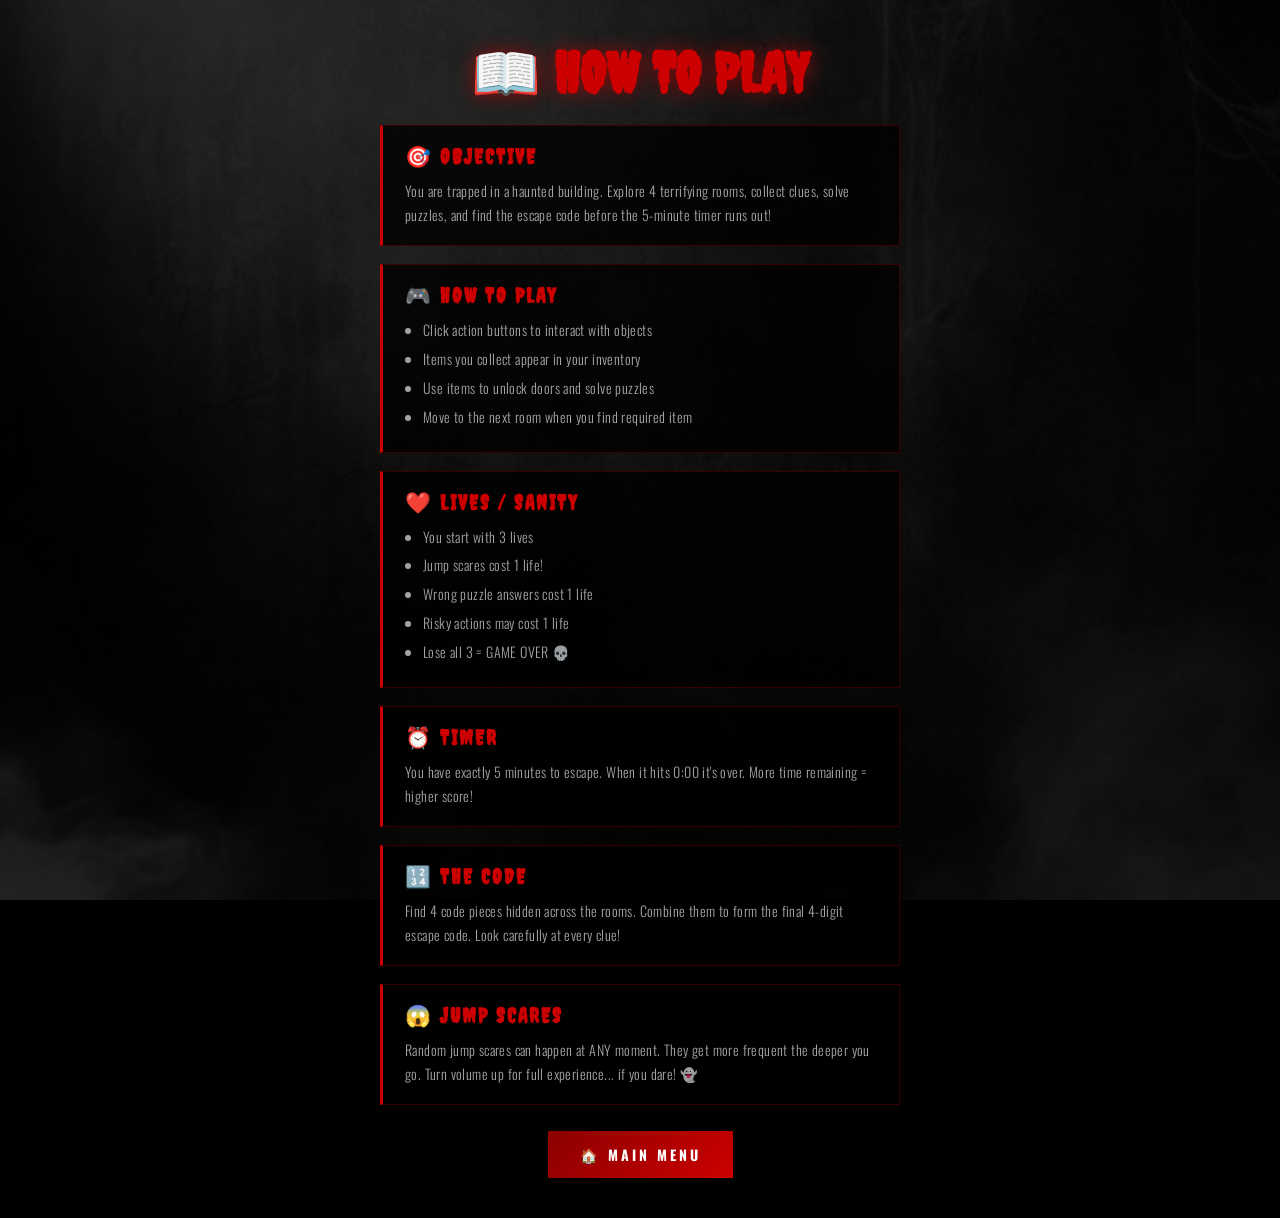
<file: templates/howtoplay.html>
<!DOCTYPE html>
<html lang="en">
<head>
  <meta charset="UTF-8"/>
  <meta name="viewport" content="width=device-width, initial-scale=1.0"/>
  <title>How To Play</title>
  <link href="https://fonts.googleapis.com/css2?family=Creepster&family=Oswald:wght@300;400;700&display=swap" rel="stylesheet"/>
  <style>
    *{margin:0;padding:0;box-sizing:border-box;}
    body{min-height:100vh;background:#000;color:#e8e8e8;font-family:'Oswald',sans-serif;display:flex;flex-direction:column;align-items:center;padding:40px 20px;gap:18px;}
    body::before{content:'';position:fixed;inset:0;background:url('/static/images/room1_bg.jpg')center/cover;filter:brightness(.2);z-index:-1;}
    h1{font-family:'Creepster',cursive;font-size:clamp(2rem,8vw,3.5rem);color:#cc0000;text-shadow:0 0 20px rgba(204,0,0,.6);}
    .card{width:100%;max-width:520px;background:rgba(0,0,0,.78);border:1px solid rgba(139,0,0,.4);border-left:3px solid #cc0000;padding:18px 22px;}
    .card h3{font-family:'Creepster',cursive;color:#cc0000;font-size:1.3rem;margin-bottom:10px;letter-spacing:2px;}
    .card p,.card li{color:rgba(232,232,232,.7);font-size:.88rem;line-height:1.7;font-weight:300;letter-spacing:.4px;}
    .card ul{padding-left:18px;}
    .card li{margin-bottom:5px;}
    .back{padding:13px 32px;background:linear-gradient(135deg,#8b0000,#cc0000);color:#fff;border:none;font-family:'Oswald',sans-serif;font-size:.88rem;font-weight:700;letter-spacing:3px;cursor:pointer;text-decoration:none;display:inline-block;transition:all .3s;margin-top:8px;}
    .back:hover{background:linear-gradient(135deg,#cc0000,#f00);box-shadow:0 0 20px rgba(204,0,0,.6);}
  </style>
</head>
<body>
  <h1>📖 HOW TO PLAY</h1>
  <div class="card"><h3>🎯 OBJECTIVE</h3><p>You are trapped in a haunted building. Explore 4 terrifying rooms, collect clues, solve puzzles, and find the escape code before the 5-minute timer runs out!</p></div>
  <div class="card"><h3>🎮 HOW TO PLAY</h3><ul>
    <li>Click action buttons to interact with objects</li>
    <li>Items you collect appear in your inventory</li>
    <li>Use items to unlock doors and solve puzzles</li>
    <li>Move to the next room when you find required item</li>
  </ul></div>
  <div class="card"><h3>❤️ LIVES / SANITY</h3><ul>
    <li>You start with 3 lives</li>
    <li>Jump scares cost 1 life!</li>
    <li>Wrong puzzle answers cost 1 life</li>
    <li>Risky actions may cost 1 life</li>
    <li>Lose all 3 = GAME OVER 💀</li>
  </ul></div>
  <div class="card"><h3>⏰ TIMER</h3><p>You have exactly 5 minutes to escape. When it hits 0:00 it's over. More time remaining = higher score!</p></div>
  <div class="card"><h3>🔢 THE CODE</h3><p>Find 4 code pieces hidden across the rooms. Combine them to form the final 4-digit escape code. Look carefully at every clue!</p></div>
  <div class="card"><h3>😱 JUMP SCARES</h3><p>Random jump scares can happen at ANY moment. They get more frequent the deeper you go. Turn volume up for full experience... if you dare! 👻</p></div>
  <a href="/" class="back">🏠 MAIN MENU</a>
</body>
</html>
</file>
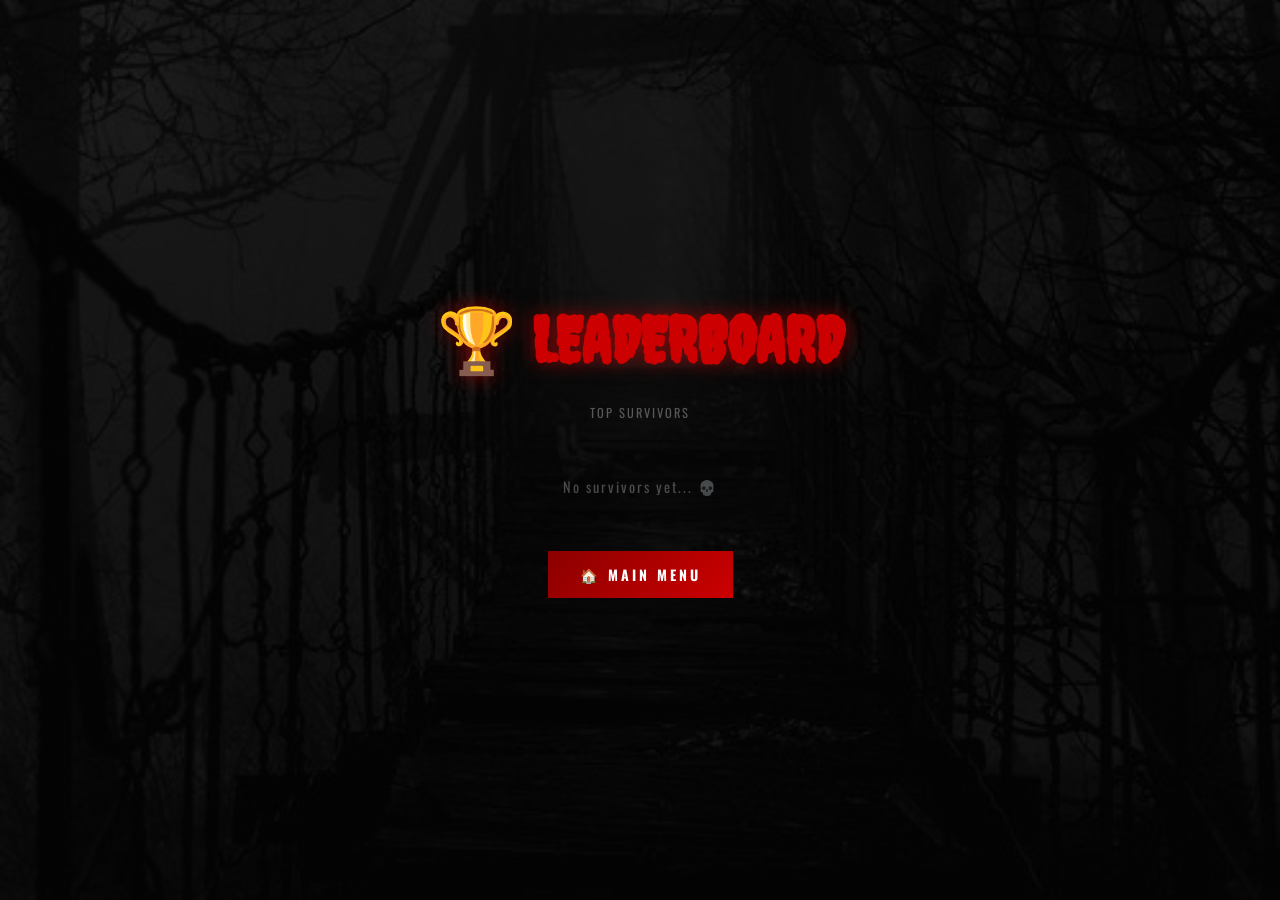
<file: templates/leaderboard.html>
<!DOCTYPE html>
<html lang="en">
<head>
  <meta charset="UTF-8"/>
  <meta name="viewport" content="width=device-width, initial-scale=1.0"/>
  <title>Leaderboard</title>
  <link href="https://fonts.googleapis.com/css2?family=Creepster&family=Oswald:wght@300;400;700&display=swap" rel="stylesheet"/>
  <style>
    *{margin:0;padding:0;box-sizing:border-box;}
    body{min-height:100vh;background:#000;color:#e8e8e8;font-family:'Oswald',sans-serif;display:flex;flex-direction:column;align-items:center;justify-content:center;padding:40px 20px;gap:24px;}
    body::before{content:'';position:fixed;inset:0;background:url('/static/images/room4_bg.jpg')center/cover;filter:brightness(.2);z-index:-1;}
    h1{font-family:'Creepster',cursive;font-size:clamp(2rem,8vw,4rem);color:#cc0000;text-shadow:0 0 20px rgba(204,0,0,.6);}
    table{width:100%;max-width:520px;border-collapse:collapse;}
    th{background:rgba(139,0,0,.5);padding:11px 14px;font-size:.78rem;letter-spacing:2px;color:rgba(232,232,232,.8);text-align:left;border-bottom:1px solid rgba(139,0,0,.5);}
    td{padding:11px 14px;font-size:.88rem;border-bottom:1px solid rgba(255,255,255,.05);background:rgba(0,0,0,.5);}
    tr:nth-child(1) td{color:#ffd700;}
    tr:nth-child(2) td{color:#c0c0c0;}
    tr:nth-child(3) td{color:#cd7f32;}
    .empty{color:rgba(232,232,232,.3);font-size:.9rem;letter-spacing:2px;text-align:center;padding:30px;}
    .back{padding:13px 32px;background:linear-gradient(135deg,#8b0000,#cc0000);color:#fff;border:none;font-family:'Oswald',sans-serif;font-size:.88rem;font-weight:700;letter-spacing:3px;cursor:pointer;text-decoration:none;display:inline-block;transition:all .3s;}
    .back:hover{background:linear-gradient(135deg,#cc0000,#f00);box-shadow:0 0 20px rgba(204,0,0,.6);}
  </style>
</head>
<body>
  <h1>🏆 LEADERBOARD</h1>
  <p style="color:rgba(232,232,232,.35);letter-spacing:2px;font-size:.78rem;">TOP SURVIVORS</p>
  <div id="lb" style="width:100%;max-width:520px;"></div>
  <a href="/" class="back">🏠 MAIN MENU</a>
  <script>
    const scores=JSON.parse(localStorage.getItem('hScores')||'[]');
    const lb=document.getElementById('lb');
    if(!scores.length){lb.innerHTML='<p class="empty">No survivors yet... 💀</p>';}
    else{
      const medals=['🥇','🥈','🥉'];
      lb.innerHTML=`<table><thead><tr><th>#</th><th>NAME</th><th>TIME LEFT</th><th>LIVES</th><th>DATE</th></tr></thead><tbody>
      ${scores.map((s,i)=>{
        const m=Math.floor(s.timeLeft/60),sec=s.timeLeft%60;
        return `<tr><td>${medals[i]||(i+1)}</td><td>${s.name}</td><td>${m}:${sec.toString().padStart(2,'0')}</td><td>${'❤️'.repeat(s.lives)}</td><td style="color:rgba(232,232,232,.4);font-size:.78rem;">${s.date}</td></tr>`;
      }).join('')}</tbody></table>`;
    }
  </script>
</body>
</html>
</file>
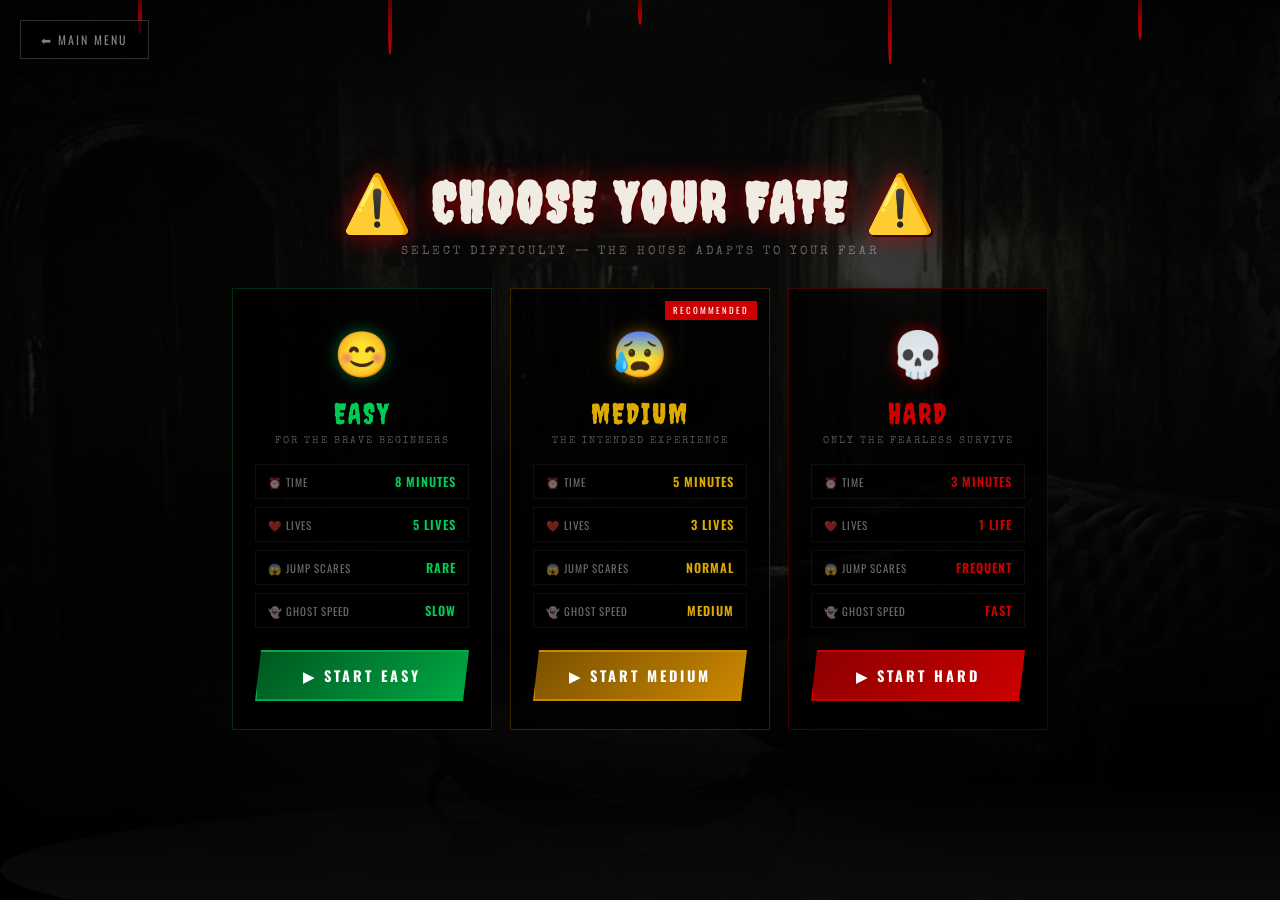
<file: templates/levelselect.html>
<!DOCTYPE html>
<html lang="en">
<head>
  <meta charset="UTF-8"/>
  <meta name="viewport" content="width=device-width, initial-scale=1.0"/>
  <title>Select Difficulty</title>
  <link href="https://fonts.googleapis.com/css2?family=Creepster&family=Oswald:wght@300;400;700&family=Special+Elite&display=swap" rel="stylesheet"/>
  <style>
    *{margin:0;padding:0;box-sizing:border-box;}
    body{height:100vh;overflow:hidden;background:#000;font-family:'Oswald',sans-serif;cursor:url("data:image/svg+xml,<svg xmlns='http://www.w3.org/2000/svg' width='20' height='20'><text y='15' font-size='15'>💀</text></svg>"),auto;}

    .bg{position:fixed;inset:0;background:url('/static/images/level_bg.jpg')center/cover no-repeat;filter:brightness(.3) saturate(.5);z-index:0;}
    .vig{position:fixed;inset:0;z-index:1;pointer-events:none;background:radial-gradient(ellipse at center,transparent 15%,rgba(0,0,0,.88)100%),linear-gradient(to top,rgba(0,0,0,.95)0%,transparent 60%);}
    .fog-wrap{position:fixed;inset:0;z-index:2;pointer-events:none;overflow:hidden;}
    .fog{position:absolute;bottom:-60px;width:200%;height:180px;background:linear-gradient(to top,rgba(200,200,200,.08),transparent);border-radius:50%;animation:fogD 18s linear infinite;}
    @keyframes fogD{0%{transform:translateX(-45%)}100%{transform:translateX(0%)}}
    .flick{position:fixed;inset:0;z-index:3;background:#fff;opacity:0;pointer-events:none;}

    /* BLOOD */
    .blood{position:fixed;top:0;left:0;width:100%;z-index:10;display:flex;justify-content:space-around;padding:0 15px;pointer-events:none;}
    .drip{width:4px;background:linear-gradient(to bottom,#5a0000,#cc0000);border-radius:0 0 50% 50%;animation:drip 3s ease-in-out infinite;}
    @keyframes drip{0%,100%{transform:scaleY(1)}50%{transform:scaleY(1.18)}}

    /* BACK BTN */
    .back{position:fixed;top:20px;left:20px;z-index:100;padding:10px 20px;background:rgba(0,0,0,.7);border:1px solid rgba(240,236,228,.2);color:rgba(240,236,228,.55);font-family:'Oswald',sans-serif;font-size:.75rem;letter-spacing:2px;cursor:pointer;transition:all .3s;text-decoration:none;display:inline-block;}
    .back:hover{border-color:rgba(204,0,0,.6);color:#fff;background:rgba(139,0,0,.3);}

    /* MAIN CONTENT */
    .content{position:relative;z-index:50;height:100vh;display:flex;flex-direction:column;align-items:center;justify-content:center;padding:20px;gap:30px;}

    .heading{text-align:center;}
    .heading h1{font-family:'Creepster',cursive;font-size:clamp(2rem,6vw,3.5rem);color:#f0ece4;text-shadow:0 0 25px rgba(204,0,0,.7),2px 2px 0 #000;letter-spacing:3px;}
    .heading p{font-family:'Special Elite',cursive;font-size:.78rem;letter-spacing:3px;color:rgba(240,236,228,.4);margin-top:8px;text-transform:uppercase;}

    /* LEVEL CARDS */
    .cards{display:flex;gap:18px;justify-content:center;flex-wrap:wrap;max-width:900px;width:100%;}

    .card{flex:1;min-width:200px;max-width:260px;background:rgba(0,0,0,.78);border:1px solid rgba(240,236,228,.08);padding:28px 22px;text-align:center;cursor:pointer;transition:all .4s;position:relative;overflow:hidden;}
    .card::before{content:'';position:absolute;inset:0;opacity:0;transition:opacity .4s;}
    .card:hover{transform:translateY(-8px) scale(1.02);}

    /* EASY */
    .card-easy{border-color:rgba(0,180,80,.25);}
    .card-easy::before{background:linear-gradient(135deg,rgba(0,100,40,.15),transparent);}
    .card-easy:hover{border-color:rgba(0,200,80,.6);box-shadow:0 0 30px rgba(0,180,80,.25);}
    .card-easy:hover::before{opacity:1;}
    .card-easy .card-icon{text-shadow:0 0 15px rgba(0,200,80,.5);}
    .card-easy .card-title{color:#00cc55;}
    .card-easy .start-btn{background:linear-gradient(135deg,#005520,#00aa44);border-color:#00aa44;}
    .card-easy .start-btn:hover{background:linear-gradient(135deg,#00aa44,#00ff66);box-shadow:0 0 20px rgba(0,200,80,.5);}

    /* MEDIUM */
    .card-med{border-color:rgba(220,140,0,.25);}
    .card-med::before{background:linear-gradient(135deg,rgba(140,80,0,.15),transparent);}
    .card-med:hover{border-color:rgba(220,160,0,.6);box-shadow:0 0 30px rgba(200,140,0,.25);}
    .card-med:hover::before{opacity:1;}
    .card-med .card-icon{text-shadow:0 0 15px rgba(220,160,0,.5);}
    .card-med .card-title{color:#ddaa00;}
    .card-med .start-btn{background:linear-gradient(135deg,#7a5000,#cc8800);border-color:#cc8800;}
    .card-med .start-btn:hover{background:linear-gradient(135deg,#cc8800,#ffaa00);box-shadow:0 0 20px rgba(200,140,0,.5);}

    /* HARD */
    .card-hard{border-color:rgba(204,0,0,.3);}
    .card-hard::before{background:linear-gradient(135deg,rgba(100,0,0,.2),transparent);}
    .card-hard:hover{border-color:rgba(204,0,0,.7);box-shadow:0 0 35px rgba(204,0,0,.3);}
    .card-hard:hover::before{opacity:1;}
    .card-hard .card-icon{text-shadow:0 0 15px rgba(204,0,0,.7);animation:iconPulse 1.5s infinite;}
    @keyframes iconPulse{0%,100%{transform:scale(1)}50%{transform:scale(1.1)}}
    .card-hard .card-title{color:#cc0000;}
    .card-hard .start-btn{background:linear-gradient(135deg,#8b0000,#cc0000);border-color:#cc0000;animation:btnP 2s infinite;}
    @keyframes btnP{0%,100%{box-shadow:0 0 10px rgba(204,0,0,.3)}50%{box-shadow:0 0 25px rgba(204,0,0,.7)}}
    .card-hard .start-btn:hover{background:linear-gradient(135deg,#cc0000,#f00);}

    .card-icon{font-size:2.8rem;margin-bottom:14px;display:block;}
    .card-title{font-family:'Creepster',cursive;font-size:1.8rem;letter-spacing:2px;margin-bottom:6px;}
    .card-sub{font-size:.65rem;letter-spacing:2px;color:rgba(240,236,228,.35);text-transform:uppercase;margin-bottom:18px;font-family:'Special Elite',cursive;}

    .card-stats{display:flex;flex-direction:column;gap:8px;margin-bottom:22px;text-align:left;}
    .stat-row{display:flex;align-items:center;justify-content:space-between;padding:7px 12px;background:rgba(0,0,0,.4);border:1px solid rgba(240,236,228,.06);}
    .stat-label{font-size:.68rem;letter-spacing:1px;color:rgba(240,236,228,.45);}
    .stat-val{font-size:.78rem;font-weight:600;letter-spacing:1px;color:rgba(240,236,228,.8);}

    .start-btn{width:100%;padding:13px;border:2px solid;color:#fff;font-family:'Oswald',sans-serif;font-size:.9rem;font-weight:700;letter-spacing:3px;cursor:pointer;transition:all .3s;clip-path:polygon(6px 0,100% 0,calc(100% - 6px) 100%,0 100%);}

    /* RECOMMENDED TAG */
    .tag{position:absolute;top:12px;right:12px;background:#cc0000;color:#fff;font-size:.55rem;letter-spacing:2px;padding:3px 8px;text-transform:uppercase;font-family:'Oswald',sans-serif;}

    /* LOAD ANIMATION */
    .card{opacity:0;transform:translateY(30px);animation:cardIn .6s ease forwards;}
    .card:nth-child(1){animation-delay:.1s}
    .card:nth-child(2){animation-delay:.25s}
    .card:nth-child(3){animation-delay:.4s}
    @keyframes cardIn{to{opacity:1;transform:translateY(0)}}

    /* FADE */
    .fade{position:fixed;inset:0;z-index:200;background:#000;opacity:0;pointer-events:none;transition:opacity 1s;}
    .fade.show{opacity:1;}
  </style>
</head>
<body>
  <div class="bg"></div>
  <div class="vig"></div>
  <div class="fog-wrap"><div class="fog"></div></div>
  <div class="flick" id="flick"></div>

  <div class="blood">
    <div class="drip" style="height:35px;animation-delay:0s"></div>
    <div class="drip" style="height:55px;animation-delay:.5s"></div>
    <div class="drip" style="height:25px;animation-delay:1s"></div>
    <div class="drip" style="height:65px;animation-delay:.3s"></div>
    <div class="drip" style="height:40px;animation-delay:.8s"></div>
  </div>

  <a href="/" class="back">⬅ MAIN MENU</a>

  <div class="content">
    <div class="heading">
      <h1>⚠️ CHOOSE YOUR FATE ⚠️</h1>
      <p>Select difficulty — The house adapts to your fear</p>
    </div>

    <div class="cards">

      <!-- EASY -->
      <div class="card card-easy" onclick="startGame('easy')">
        <span class="card-icon">😊</span>
        <div class="card-title">EASY</div>
        <div class="card-sub">For the brave beginners</div>
        <div class="card-stats">
          <div class="stat-row"><span class="stat-label">⏰ TIME</span><span class="stat-val" style="color:#00cc55;">8 MINUTES</span></div>
          <div class="stat-row"><span class="stat-label">❤️ LIVES</span><span class="stat-val" style="color:#00cc55;">5 LIVES</span></div>
          <div class="stat-row"><span class="stat-label">😱 JUMP SCARES</span><span class="stat-val" style="color:#00cc55;">RARE</span></div>
          <div class="stat-row"><span class="stat-label">👻 GHOST SPEED</span><span class="stat-val" style="color:#00cc55;">SLOW</span></div>
        </div>
        <button class="start-btn">▶ START EASY</button>
      </div>

      <!-- MEDIUM -->
      <div class="card card-med" onclick="startGame('medium')">
        <span class="tag">RECOMMENDED</span>
        <span class="card-icon">😰</span>
        <div class="card-title">MEDIUM</div>
        <div class="card-sub">The intended experience</div>
        <div class="card-stats">
          <div class="stat-row"><span class="stat-label">⏰ TIME</span><span class="stat-val" style="color:#ddaa00;">5 MINUTES</span></div>
          <div class="stat-row"><span class="stat-label">❤️ LIVES</span><span class="stat-val" style="color:#ddaa00;">3 LIVES</span></div>
          <div class="stat-row"><span class="stat-label">😱 JUMP SCARES</span><span class="stat-val" style="color:#ddaa00;">NORMAL</span></div>
          <div class="stat-row"><span class="stat-label">👻 GHOST SPEED</span><span class="stat-val" style="color:#ddaa00;">MEDIUM</span></div>
        </div>
        <button class="start-btn">▶ START MEDIUM</button>
      </div>

      <!-- HARD -->
      <div class="card card-hard" onclick="startGame('hard')">
        <span class="card-icon">💀</span>
        <div class="card-title">HARD</div>
        <div class="card-sub">Only the fearless survive</div>
        <div class="card-stats">
          <div class="stat-row"><span class="stat-label">⏰ TIME</span><span class="stat-val" style="color:#cc0000;">3 MINUTES</span></div>
          <div class="stat-row"><span class="stat-label">❤️ LIVES</span><span class="stat-val" style="color:#cc0000;">1 LIFE</span></div>
          <div class="stat-row"><span class="stat-label">😱 JUMP SCARES</span><span class="stat-val" style="color:#cc0000;">FREQUENT</span></div>
          <div class="stat-row"><span class="stat-label">👻 GHOST SPEED</span><span class="stat-val" style="color:#cc0000;">FAST</span></div>
        </div>
        <button class="start-btn">▶ START HARD</button>
      </div>

    </div>
  </div>

  <div class="fade" id="fade"></div>

  <script>
    function startGame(difficulty){
      localStorage.setItem('hDifficulty', difficulty);
      const fade=document.getElementById('fade');
      fade.classList.add('show');
      setTimeout(()=>window.location.href='/game',1000);
    }

    setInterval(()=>{
      if(Math.random()<0.1){
        const f=document.getElementById('flick');
        [0,80,140].forEach((t,i)=>setTimeout(()=>f.style.opacity=i%2===0?'0.1':'0',t));
      }
    },5000);
  </script>
</body>
</html>
</file>
